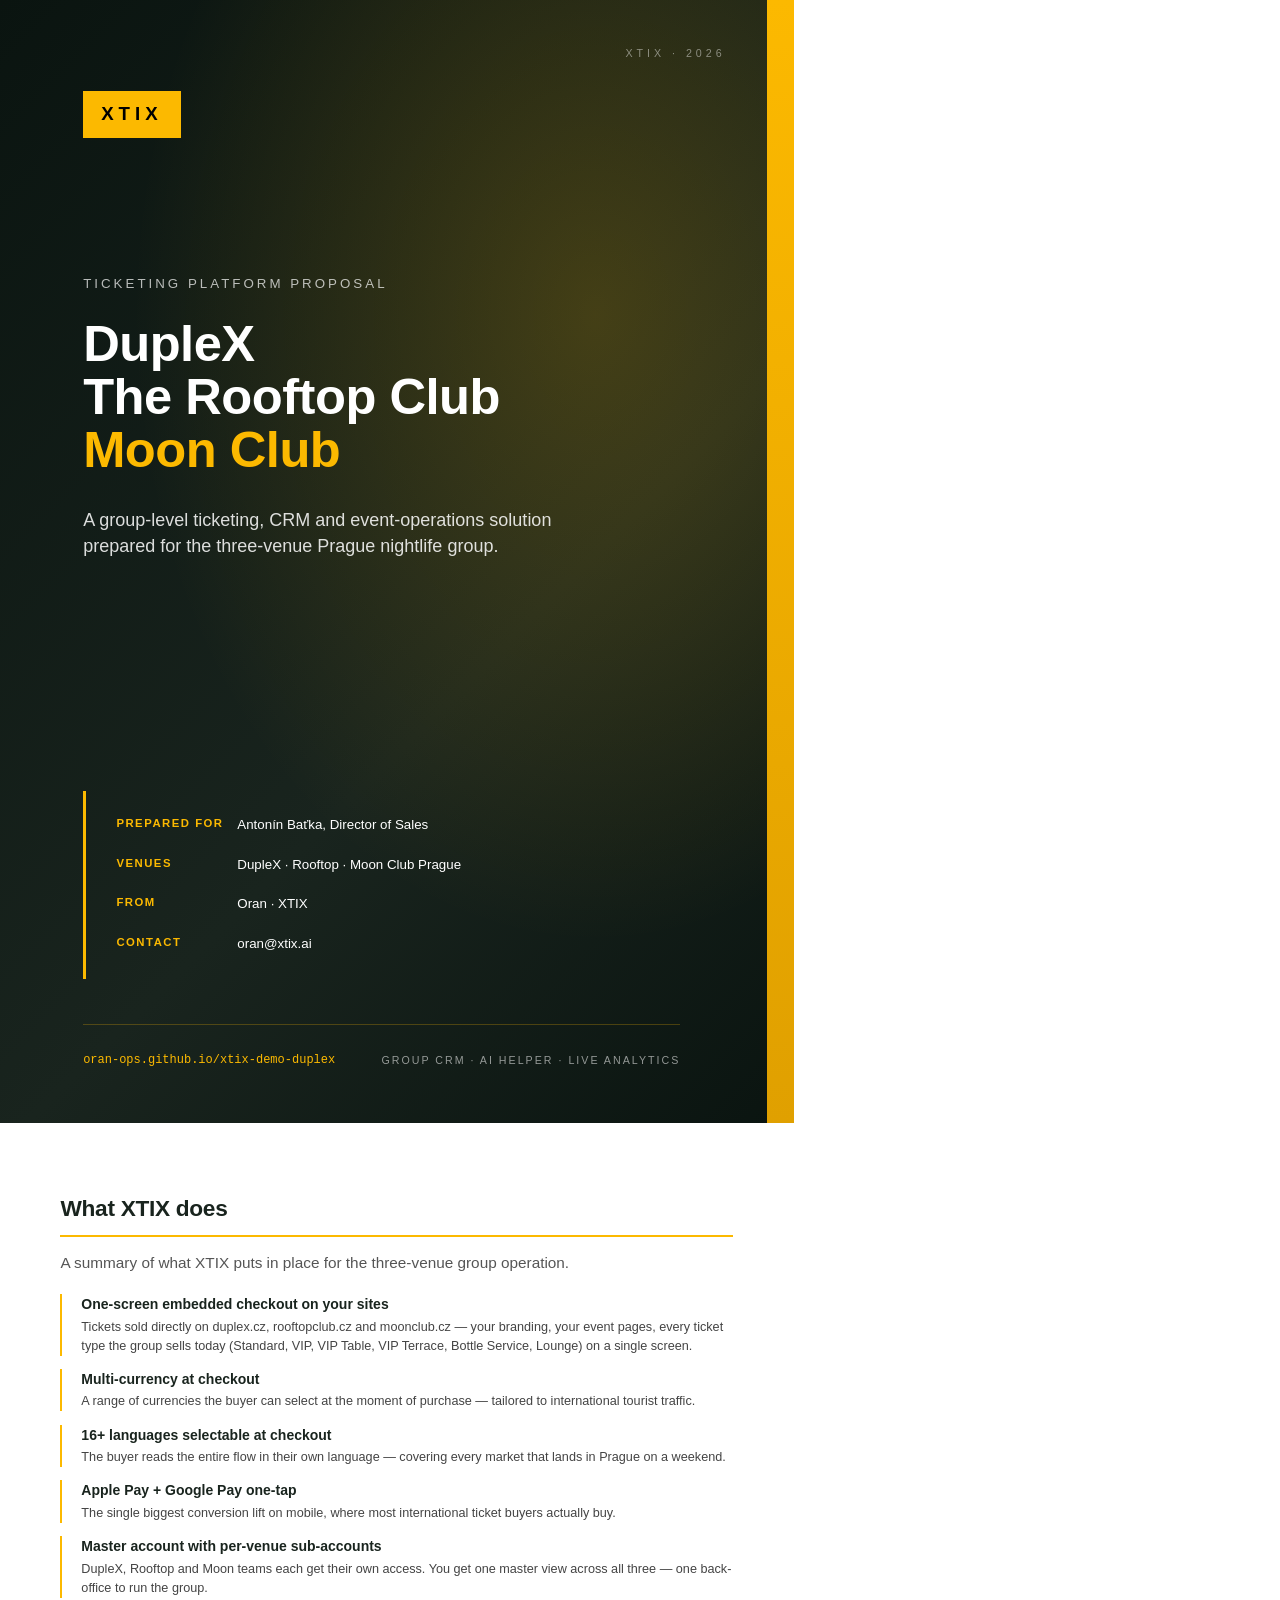
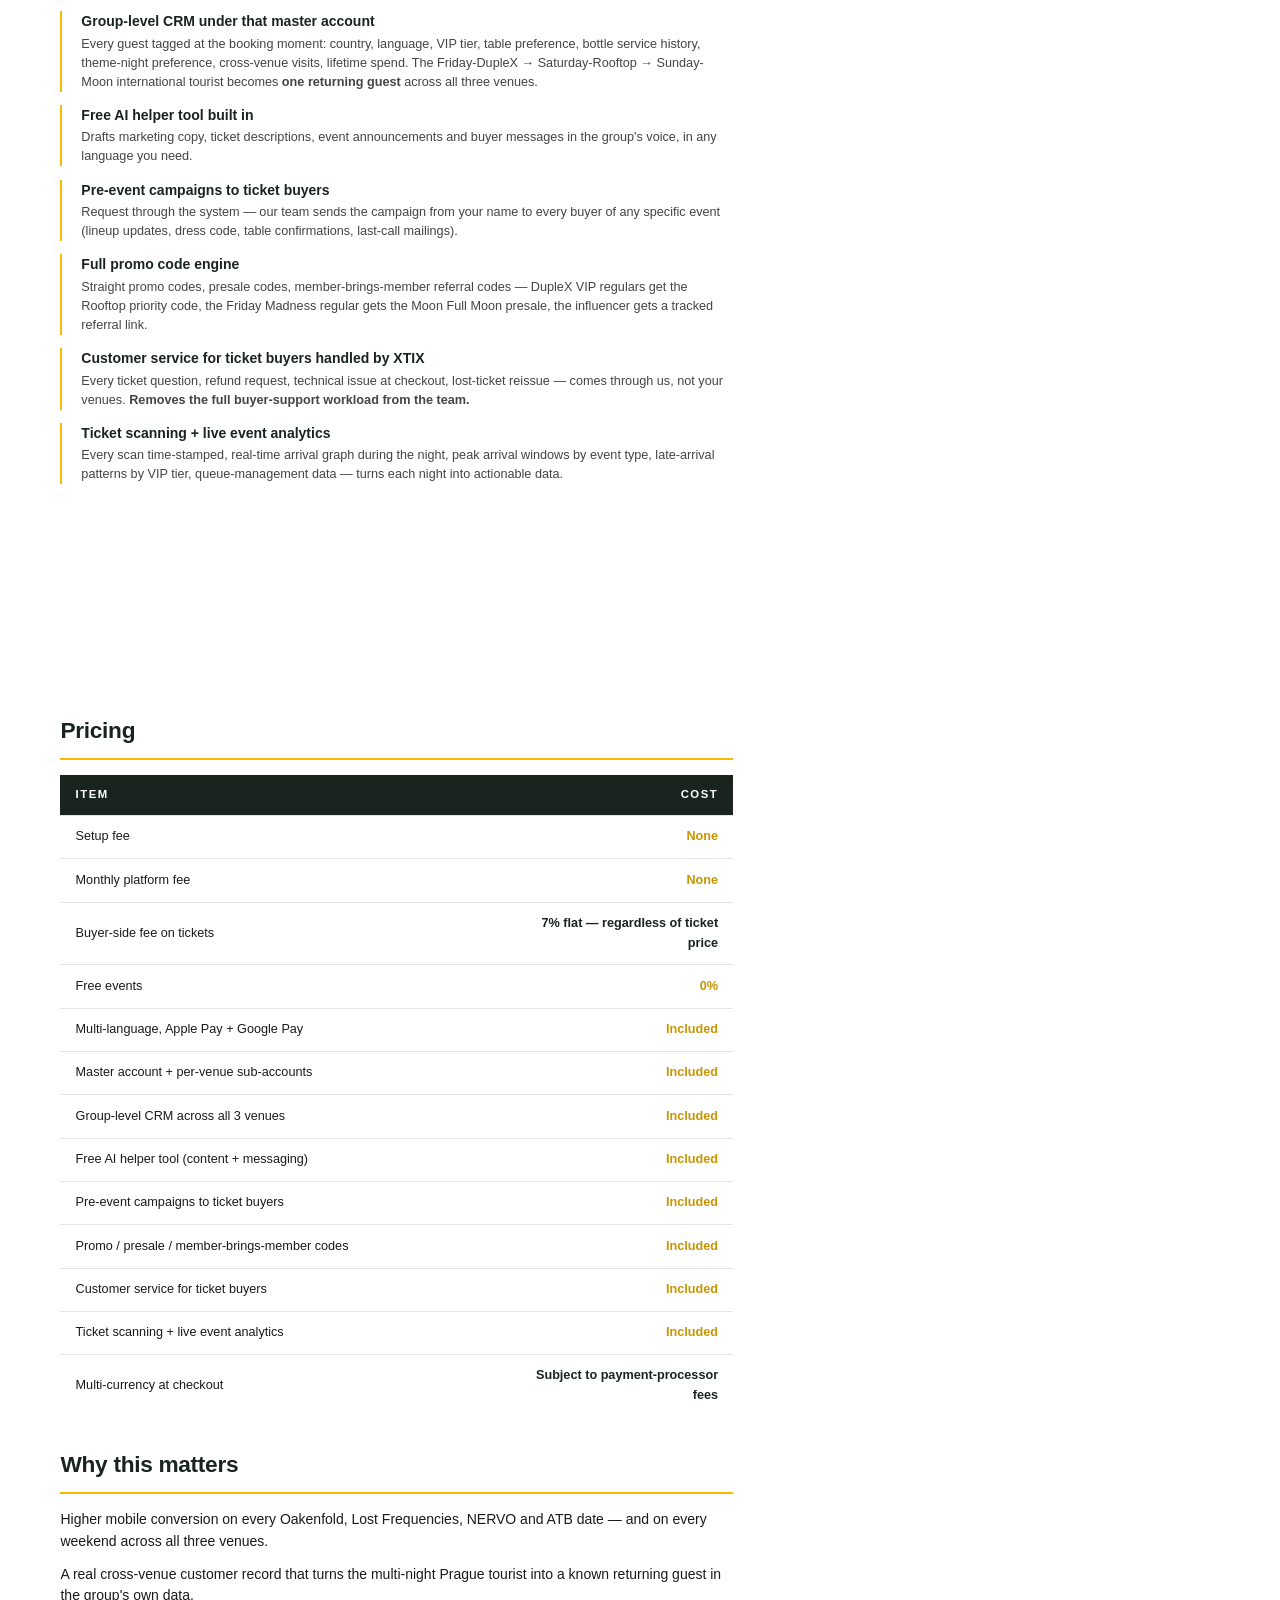
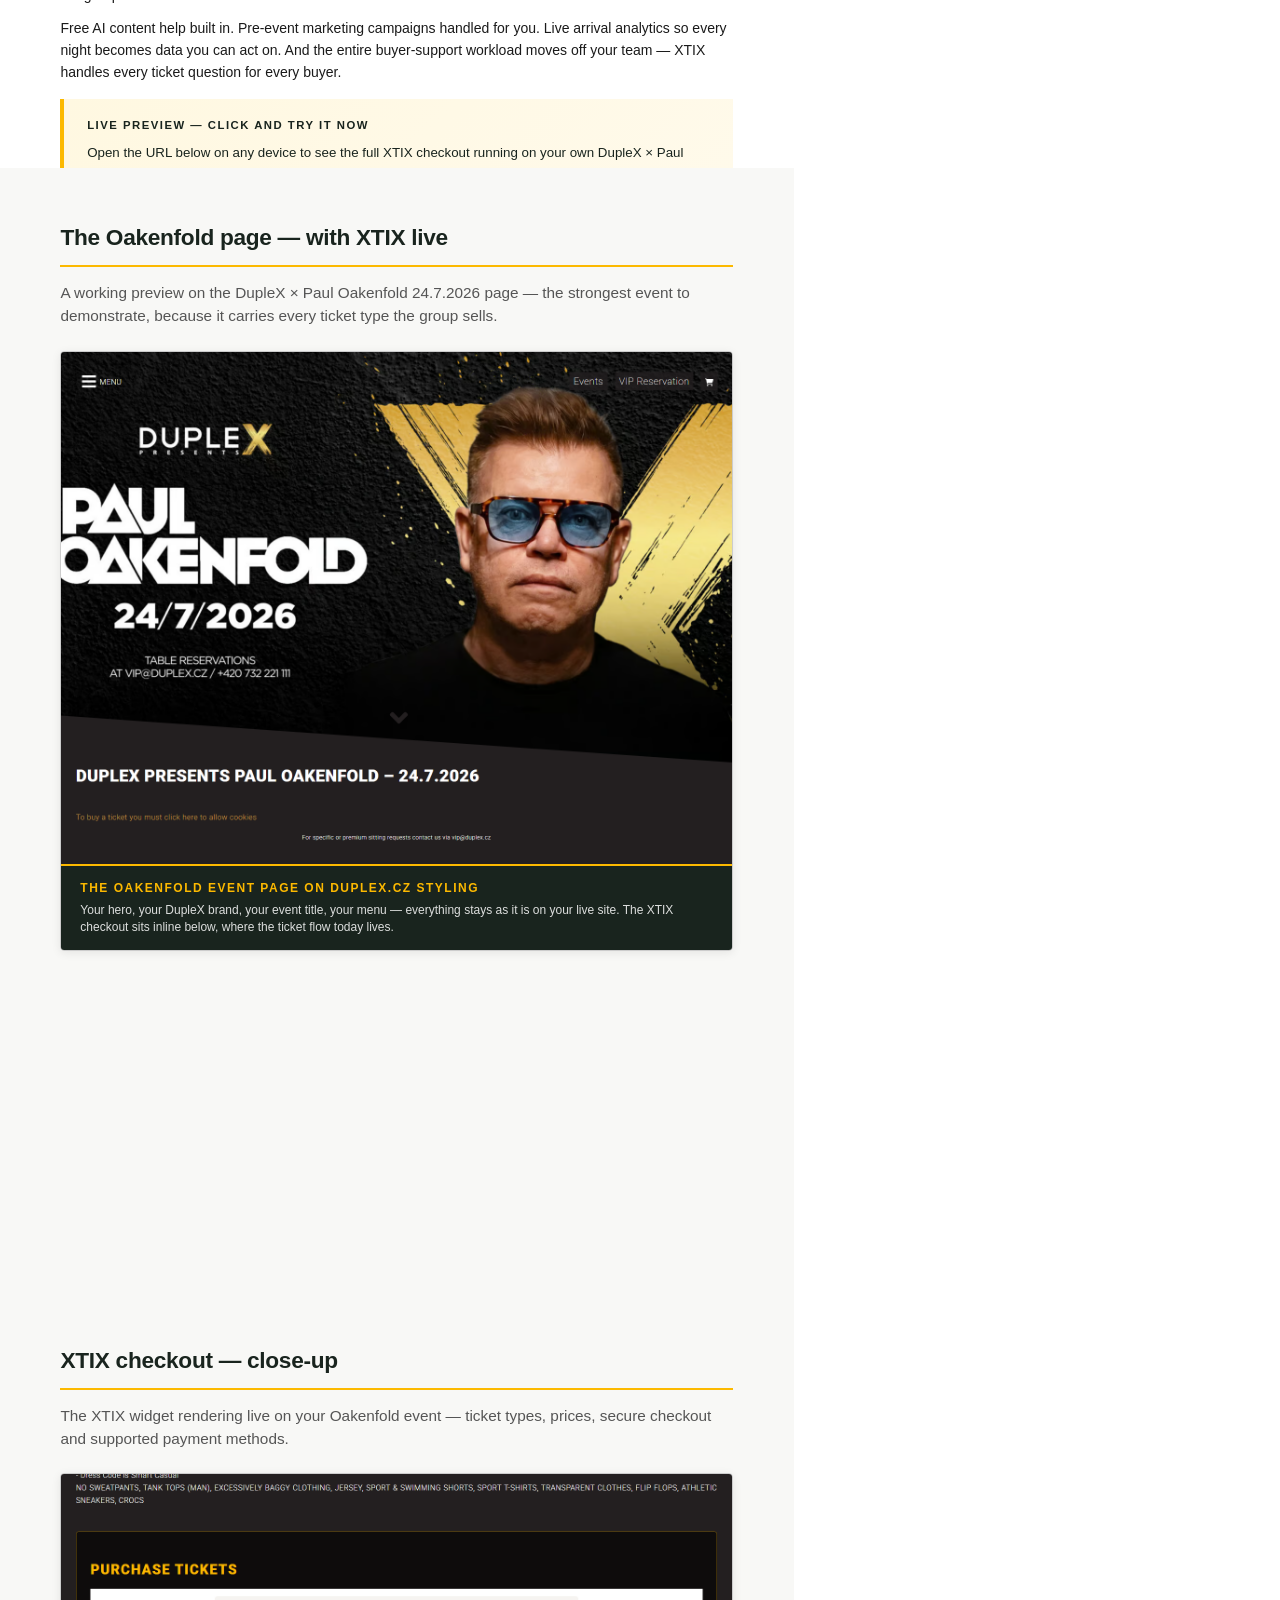
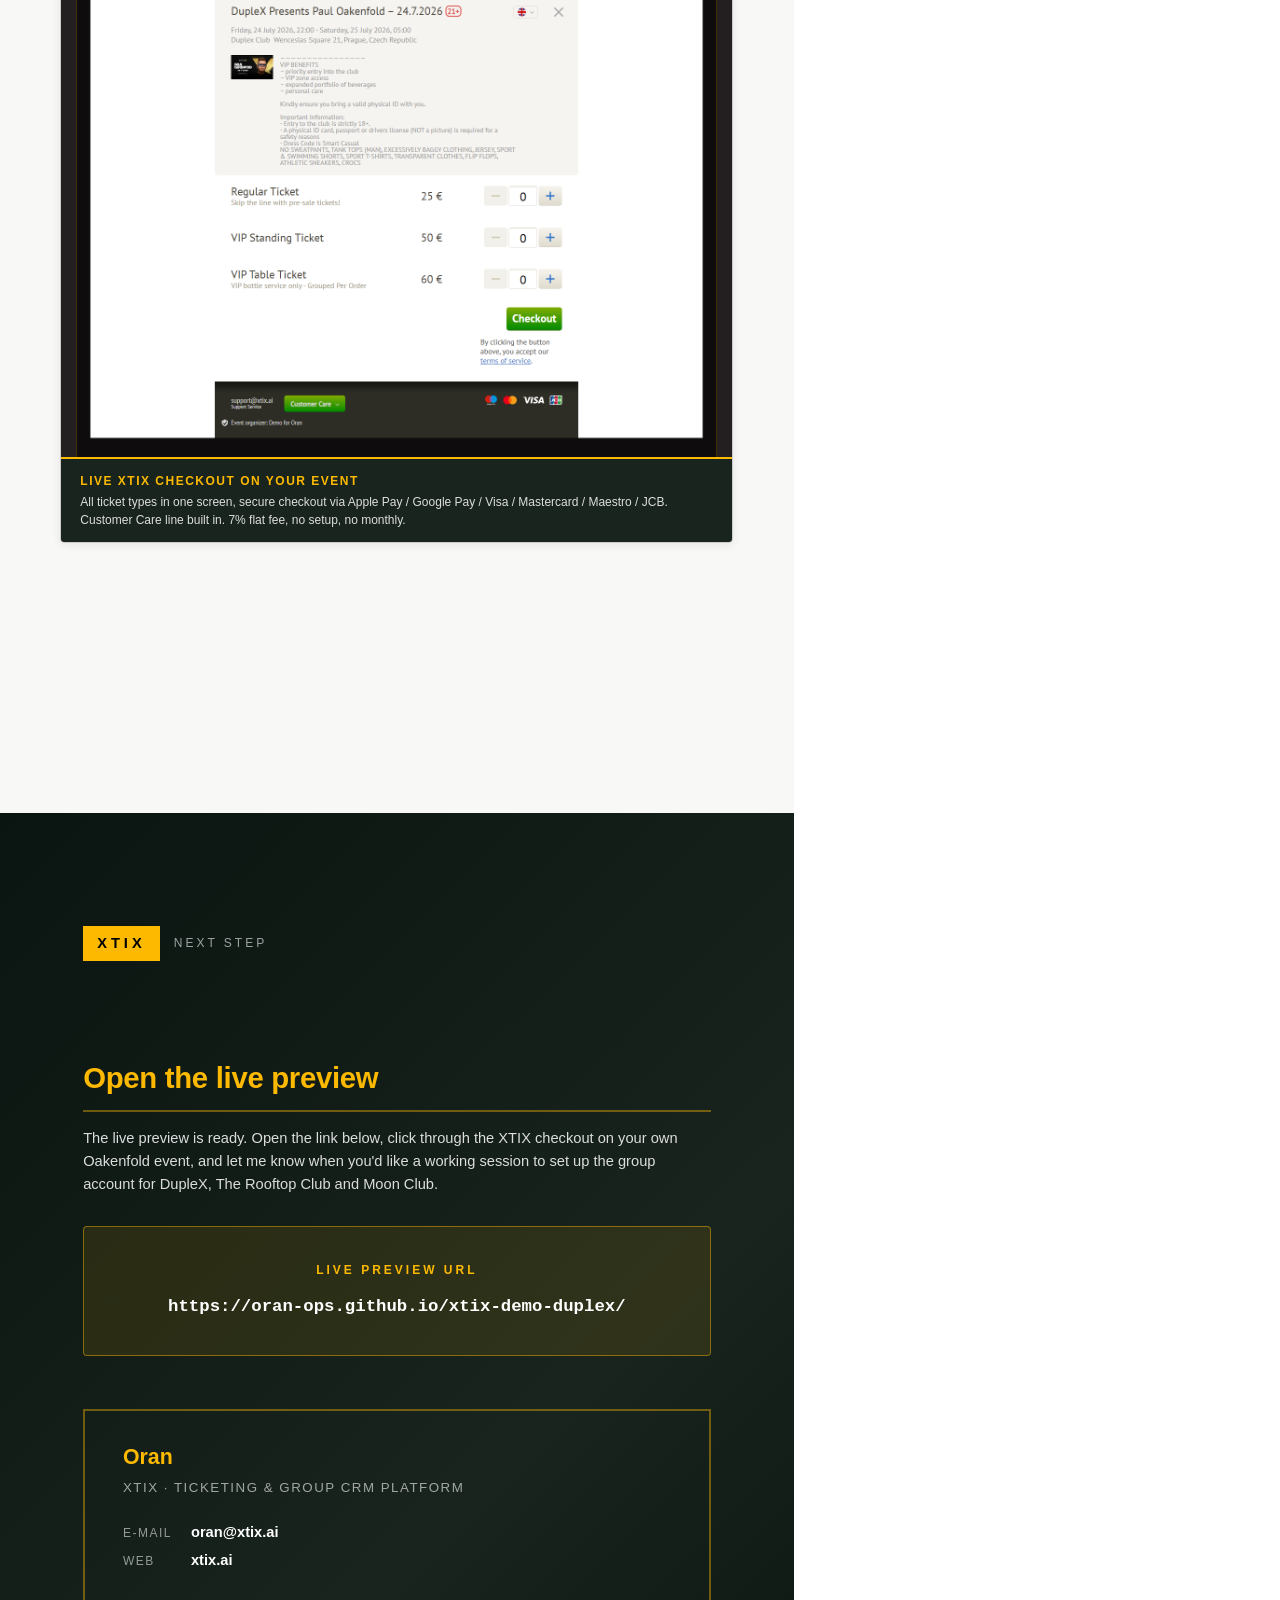
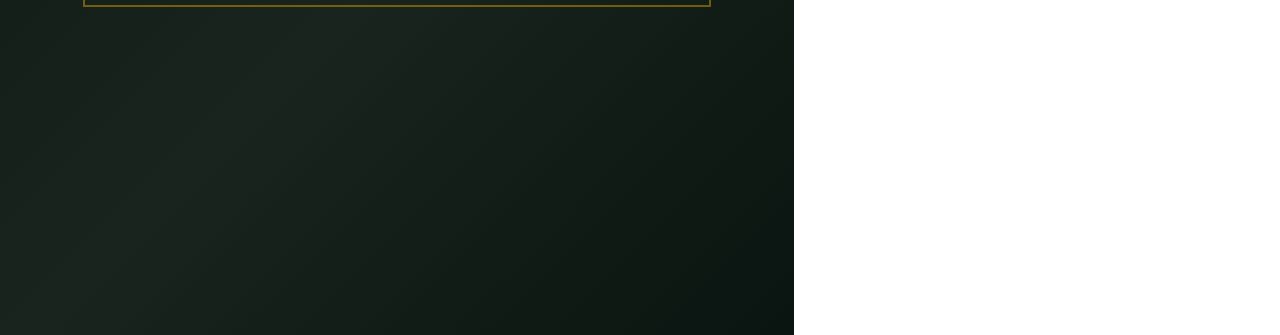
<file: xtix-demo-shots/proposal-pdf-source.html>
<!DOCTYPE html>
<html lang="en">
<head>
<meta charset="UTF-8">
<title>XTIX Proposal — DupleX + Rooftop + Moon Club</title>
<style>
@page { size: A4; margin: 0; }

* { box-sizing: border-box; margin: 0; padding: 0; }
html, body {
  font-family: 'Helvetica Neue', Arial, sans-serif;
  color: #1a1a1a;
  line-height: 1.55;
  -webkit-print-color-adjust: exact;
  print-color-adjust: exact;
  background: #fff;
  font-size: 11pt;
}

/* ───── Each page is exactly A4 ───── */
.page {
  width: 210mm;
  height: 297mm;
  page-break-after: always;
  position: relative;
  overflow: hidden;
}
.page:last-child { page-break-after: avoid; }
.page.dark { background: linear-gradient(135deg, #0a1410 0%, #19241e 60%, #0a1410 100%); color: #fff; }
.page.cream { background: #f8f8f6; }
.page-inner { padding: 18mm 16mm; height: 100%; }
.page-inner.tight { padding: 14mm 16mm; }

/* ───── COVER ───── */
.cover {
  padding: 24mm 22mm 22mm;
  position: relative;
  background:
    radial-gradient(ellipse at 75% 28%, rgba(252,185,0,0.20) 0%, transparent 55%),
    linear-gradient(135deg, #0a1410 0%, #19241e 60%, #0a1410 100%);
  color: #fff;
  height: 297mm;
}
.cover::before {
  content: ""; position: absolute; right: 0; top: 0; bottom: 0; width: 7mm;
  background: linear-gradient(180deg, #fcb900 0%, #e0a000 100%);
}
.cover .corner-mark {
  position: absolute; top: 12mm; right: 18mm;
  font-size: 8pt; letter-spacing: 4px; opacity: 0.45;
  text-transform: uppercase;
}
.cover .brand {
  display: inline-block;
  background: #fcb900; color: #000;
  padding: 9px 18px; font-weight: 900;
  letter-spacing: 5px; font-size: 14pt;
}
.cover .kicker {
  font-size: 10pt; letter-spacing: 3px;
  text-transform: uppercase; opacity: 0.7;
  margin: 36mm 0 6mm;
}
.cover h1 {
  font-size: 38pt; font-weight: 900;
  line-height: 1.05; margin-bottom: 8mm;
  letter-spacing: -0.5px;
}
.cover h1 .accent { color: #fcb900; }
.cover .sub {
  font-size: 13.5pt; opacity: 0.85; margin-bottom: 22mm;
  font-weight: 300; max-width: 140mm; line-height: 1.45;
}
.cover .meta-box {
  border-left: 3px solid #fcb900;
  padding: 4mm 0 4mm 8mm;
  position: absolute; bottom: 38mm; left: 22mm;
  width: 130mm;
}
.cover .meta-box .row { display: flex; padding: 2.5mm 0; font-size: 10pt; }
.cover .meta-box .row .lbl {
  color: #fcb900; min-width: 32mm;
  text-transform: uppercase; letter-spacing: 1.5px;
  font-size: 8.5pt; font-weight: 700;
}
.cover .meta-box .row .val { color: #fff; }
.cover .footer-strip {
  position: absolute; bottom: 14mm; left: 22mm; right: 30mm;
  display: flex; justify-content: space-between; align-items: center;
  border-top: 1px solid rgba(252,185,0,0.25);
  padding-top: 7mm;
}
.cover .footer-strip .url {
  font-family: Consolas, monospace; font-size: 9pt; color: #fcb900;
}
.cover .footer-strip .tagline {
  font-size: 8pt; letter-spacing: 2px;
  text-transform: uppercase; opacity: 0.55;
}

/* ───── HEADINGS ───── */
h2 {
  font-size: 17pt; font-weight: 800;
  color: #19241e;
  margin: 0 0 4mm;
  padding-bottom: 2.5mm;
  border-bottom: 2px solid #fcb900;
  letter-spacing: -0.3px;
}
h2.dark-h { color: #fcb900; border-bottom-color: rgba(252,185,0,0.4); }
h2 + .lead { margin-bottom: 5mm; }

.lead { font-size: 11.5pt; color: #555; font-weight: 300; line-height: 1.5; }
p { margin-bottom: 3mm; }

/* ───── FEATURES ───── */
.feature {
  margin-bottom: 3.5mm; padding-left: 5mm;
  border-left: 2px solid #fcb900;
}
.feature .ft { font-weight: 700; color: #19241e; font-size: 10.5pt; margin-bottom: 0.5mm; }
.feature .fd { color: #444; font-size: 9.5pt; line-height: 1.5; }

/* ───── PRICING ───── */
table.pricing {
  width: 100%; border-collapse: collapse; margin: 0 0 6mm;
  font-size: 9.5pt;
}
table.pricing th, table.pricing td {
  padding: 3mm 4mm; text-align: left; border-bottom: 1px solid #e5e5e5;
}
table.pricing th {
  background: #19241e; color: #fff; font-weight: 700;
  text-transform: uppercase; letter-spacing: 1.5px; font-size: 8.5pt;
}
table.pricing td.cost { text-align: right; font-weight: 700; color: #19241e; }
table.pricing td.cost.free { color: #c89500; }
table.pricing tr:last-child td { border-bottom: none; }

/* ───── CALLOUTS ───── */
.callout {
  background: linear-gradient(135deg, #fff8e1 0%, #fffaeb 100%);
  border-left: 4px solid #fcb900;
  padding: 5mm 6mm; margin: 4mm 0 0;
  font-size: 10pt; color: #19241e;
}
.callout strong { color: #000; }
.callout .url-label {
  font-size: 8.5pt; text-transform: uppercase;
  letter-spacing: 1.5px; color: #19241e;
  margin-bottom: 2mm; display: block; font-weight: 700;
}
.callout .url-value {
  font-family: Consolas, monospace; font-size: 12pt;
  color: #19241e; font-weight: 700; word-break: break-all;
  margin-top: 2mm;
}

/* ───── SCREENSHOTS ───── */
.shot {
  margin: 0; border-radius: 4px; overflow: hidden;
  border: 1px solid #ccc;
  box-shadow: 0 2px 10px rgba(0,0,0,0.08);
}
.shot img { width: 100%; display: block; }
.shot .caption {
  background: #19241e; color: #fff;
  padding: 3.5mm 5mm;
  border-top: 2px solid #fcb900;
}
.shot .caption .title {
  text-transform: uppercase; letter-spacing: 1.5px; font-weight: 700;
  color: #fcb900; margin-bottom: 1mm; font-size: 9pt;
}
.shot .caption .desc {
  color: rgba(255,255,255,0.85); font-size: 9pt; line-height: 1.45;
}

/* ───── FINAL PAGE ───── */
.final .top-stripe {
  display: flex; align-items: center; gap: 14px; margin-bottom: 25mm;
}
.final .top-stripe .brand-pill {
  background: #fcb900; color: #000;
  padding: 6px 14px; font-weight: 900;
  letter-spacing: 4px; font-size: 11pt;
}
.final .top-stripe .label {
  font-size: 9pt; letter-spacing: 3px;
  text-transform: uppercase; opacity: 0.6;
}
.final .big-url {
  background: rgba(252,185,0,0.10);
  border: 1px solid rgba(252,185,0,0.45);
  border-radius: 4px;
  padding: 9mm 10mm;
  margin: 8mm 0 14mm;
  text-align: center;
}
.final .big-url .lbl {
  font-size: 9pt; letter-spacing: 3px;
  text-transform: uppercase; color: #fcb900;
  margin-bottom: 4mm; font-weight: 700;
}
.final .big-url .val {
  font-family: Consolas, monospace;
  font-size: 13pt; color: #fff;
  font-weight: 700; word-break: break-all;
}
.final .contact-block {
  border: 2px solid rgba(252,185,0,0.4);
  padding: 8mm 10mm;
}
.final .contact-block .who {
  font-size: 16pt; font-weight: 900;
  color: #fcb900; margin-bottom: 1mm;
}
.final .contact-block .role {
  font-size: 10pt; letter-spacing: 1.5px;
  text-transform: uppercase; color: rgba(255,255,255,0.6);
  margin-bottom: 5mm;
}
.final .contact-block .lines { font-size: 11pt; line-height: 1.95; }
.final .contact-block .lines .l-lbl {
  display: inline-block; width: 18mm;
  color: rgba(255,255,255,0.55);
  text-transform: uppercase; font-size: 9pt; letter-spacing: 1.5px;
}
.final .contact-block .lines .l-val { color: #fff; font-weight: 600; }
.final p { color: rgba(255,255,255,0.85); font-size: 11pt; }
.final h2 { font-size: 22pt; }
</style>
</head>
<body>

<!-- =================== PAGE 1: COVER =================== -->
<section class="page">
  <div class="cover">
    <div class="corner-mark">XTIX &middot; 2026</div>
    <div class="brand">XTIX</div>
    <div class="kicker">Ticketing platform proposal</div>
    <h1>DupleX<br>The Rooftop Club<br><span class="accent">Moon Club</span></h1>
    <div class="sub">A group-level ticketing, CRM and event-operations solution prepared for the three-venue Prague nightlife group.</div>
    <div class="meta-box">
      <div class="row"><div class="lbl">Prepared for</div><div class="val">Antonín Baťka, Director of Sales</div></div>
      <div class="row"><div class="lbl">Venues</div><div class="val">DupleX &middot; Rooftop &middot; Moon Club Prague</div></div>
      <div class="row"><div class="lbl">From</div><div class="val">Oran &middot; XTIX</div></div>
      <div class="row"><div class="lbl">Contact</div><div class="val">oran@xtix.ai</div></div>
    </div>
    <div class="footer-strip">
      <div class="url">oran-ops.github.io/xtix-demo-duplex</div>
      <div class="tagline">Group CRM &middot; AI helper &middot; Live analytics</div>
    </div>
  </div>
</section>

<!-- =================== PAGE 2: WHAT XTIX DOES =================== -->
<section class="page">
  <div class="page-inner">
    <h2>What XTIX does</h2>
    <p class="lead">A summary of what XTIX puts in place for the three-venue group operation.</p>

    <div class="feature"><div class="ft">One-screen embedded checkout on your sites</div><div class="fd">Tickets sold directly on duplex.cz, rooftopclub.cz and moonclub.cz &mdash; your branding, your event pages, every ticket type the group sells today (Standard, VIP, VIP Table, VIP Terrace, Bottle Service, Lounge) on a single screen.</div></div>

    <div class="feature"><div class="ft">Multi-currency at checkout</div><div class="fd">A range of currencies the buyer can select at the moment of purchase &mdash; tailored to international tourist traffic.</div></div>

    <div class="feature"><div class="ft">16+ languages selectable at checkout</div><div class="fd">The buyer reads the entire flow in their own language &mdash; covering every market that lands in Prague on a weekend.</div></div>

    <div class="feature"><div class="ft">Apple Pay + Google Pay one-tap</div><div class="fd">The single biggest conversion lift on mobile, where most international ticket buyers actually buy.</div></div>

    <div class="feature"><div class="ft">Master account with per-venue sub-accounts</div><div class="fd">DupleX, Rooftop and Moon teams each get their own access. You get one master view across all three &mdash; one back-office to run the group.</div></div>

    <div class="feature"><div class="ft">Group-level CRM under that master account</div><div class="fd">Every guest tagged at the booking moment: country, language, VIP tier, table preference, bottle service history, theme-night preference, cross-venue visits, lifetime spend. The Friday-DupleX → Saturday-Rooftop → Sunday-Moon international tourist becomes <strong>one returning guest</strong> across all three venues.</div></div>

    <div class="feature"><div class="ft">Free AI helper tool built in</div><div class="fd">Drafts marketing copy, ticket descriptions, event announcements and buyer messages in the group's voice, in any language you need.</div></div>

    <div class="feature"><div class="ft">Pre-event campaigns to ticket buyers</div><div class="fd">Request through the system &mdash; our team sends the campaign from your name to every buyer of any specific event (lineup updates, dress code, table confirmations, last-call mailings).</div></div>

    <div class="feature"><div class="ft">Full promo code engine</div><div class="fd">Straight promo codes, presale codes, member-brings-member referral codes &mdash; DupleX VIP regulars get the Rooftop priority code, the Friday Madness regular gets the Moon Full Moon presale, the influencer gets a tracked referral link.</div></div>

    <div class="feature"><div class="ft">Customer service for ticket buyers handled by XTIX</div><div class="fd">Every ticket question, refund request, technical issue at checkout, lost-ticket reissue &mdash; comes through us, not your venues. <strong>Removes the full buyer-support workload from the team.</strong></div></div>

    <div class="feature"><div class="ft">Ticket scanning + live event analytics</div><div class="fd">Every scan time-stamped, real-time arrival graph during the night, peak arrival windows by event type, late-arrival patterns by VIP tier, queue-management data &mdash; turns each night into actionable data.</div></div>
  </div>
</section>

<!-- =================== PAGE 3: PRICING + VALUE =================== -->
<section class="page">
  <div class="page-inner">
    <h2>Pricing</h2>
    <table class="pricing">
      <tr><th style="width:65%">Item</th><th style="text-align:right">Cost</th></tr>
      <tr><td>Setup fee</td><td class="cost free">None</td></tr>
      <tr><td>Monthly platform fee</td><td class="cost free">None</td></tr>
      <tr><td>Buyer-side fee on tickets</td><td class="cost"><strong>7% flat</strong> &mdash; regardless of ticket price</td></tr>
      <tr><td>Free events</td><td class="cost free">0%</td></tr>
      <tr><td>Multi-language, Apple Pay + Google Pay</td><td class="cost free">Included</td></tr>
      <tr><td>Master account + per-venue sub-accounts</td><td class="cost free">Included</td></tr>
      <tr><td>Group-level CRM across all 3 venues</td><td class="cost free">Included</td></tr>
      <tr><td>Free AI helper tool (content + messaging)</td><td class="cost free">Included</td></tr>
      <tr><td>Pre-event campaigns to ticket buyers</td><td class="cost free">Included</td></tr>
      <tr><td>Promo / presale / member-brings-member codes</td><td class="cost free">Included</td></tr>
      <tr><td>Customer service for ticket buyers</td><td class="cost free">Included</td></tr>
      <tr><td>Ticket scanning + live event analytics</td><td class="cost free">Included</td></tr>
      <tr><td>Multi-currency at checkout</td><td class="cost">Subject to payment-processor fees</td></tr>
    </table>

    <h2 style="margin-top:8mm">Why this matters</h2>
    <p style="font-size:10.5pt">Higher mobile conversion on every Oakenfold, Lost Frequencies, NERVO and ATB date &mdash; and on every weekend across all three venues.</p>
    <p style="font-size:10.5pt">A real cross-venue customer record that turns the multi-night Prague tourist into a known returning guest in the group's own data.</p>
    <p style="font-size:10.5pt">Free AI content help built in. Pre-event marketing campaigns handled for you. Live arrival analytics so every night becomes data you can act on. And the entire buyer-support workload moves off your team &mdash; XTIX handles every ticket question for every buyer.</p>

    <div class="callout">
      <span class="url-label">Live preview &mdash; click and try it now</span>
      Open the URL below on any device to see the full XTIX checkout running on your own DupleX × Paul Oakenfold 24.7.2026 event page.
      <div class="url-value">https://oran-ops.github.io/xtix-demo-duplex/</div>
    </div>
  </div>
</section>

<!-- =================== PAGE 4: VISUAL — FULL PAGE =================== -->
<section class="page cream">
  <div class="page-inner tight">
    <h2>The Oakenfold page &mdash; with XTIX live</h2>
    <p class="lead" style="margin-bottom:6mm">A working preview on the DupleX × Paul Oakenfold 24.7.2026 page &mdash; the strongest event to demonstrate, because it carries every ticket type the group sells.</p>

    <div class="shot">
      <img src="C1-page-top.png" alt="DupleX Oakenfold page header with hero image">
      <div class="caption">
        <div class="title">The Oakenfold event page on duplex.cz styling</div>
        <div class="desc">Your hero, your DupleX brand, your event title, your menu &mdash; everything stays as it is on your live site. The XTIX checkout sits inline below, where the ticket flow today lives.</div>
      </div>
    </div>
  </div>
</section>

<!-- =================== PAGE 5: VISUAL — WIDGET CLOSE-UP =================== -->
<section class="page cream">
  <div class="page-inner tight">
    <h2>XTIX checkout &mdash; close-up</h2>
    <p class="lead" style="margin-bottom:6mm">The XTIX widget rendering live on your Oakenfold event &mdash; ticket types, prices, secure checkout and supported payment methods.</p>

    <div class="shot">
      <img src="C2-widget-area.png" alt="XTIX widget close-up showing ticket types and checkout">
      <div class="caption">
        <div class="title">Live XTIX checkout on your event</div>
        <div class="desc">All ticket types in one screen, secure checkout via Apple Pay / Google Pay / Visa / Mastercard / Maestro / JCB. Customer Care line built in. 7% flat fee, no setup, no monthly.</div>
      </div>
    </div>
  </div>
</section>

<!-- =================== PAGE 6: FINAL / CONTACT =================== -->
<section class="page dark final">
  <div class="page-inner" style="padding:30mm 22mm">
    <div class="top-stripe">
      <div class="brand-pill">XTIX</div>
      <div class="label">Next step</div>
    </div>
    <h2 class="dark-h">Open the live preview</h2>
    <p>The live preview is ready. Open the link below, click through the XTIX checkout on your own Oakenfold event, and let me know when you'd like a working session to set up the group account for DupleX, The Rooftop Club and Moon Club.</p>

    <div class="big-url">
      <div class="lbl">Live preview URL</div>
      <div class="val">https://oran-ops.github.io/xtix-demo-duplex/</div>
    </div>

    <div class="contact-block">
      <div class="who">Oran</div>
      <div class="role">XTIX &middot; Ticketing &amp; group CRM platform</div>
      <div class="lines">
        <div><span class="l-lbl">E-mail</span><span class="l-val">oran@xtix.ai</span></div>
        <div><span class="l-lbl">Web</span><span class="l-val">xtix.ai</span></div>
      </div>
    </div>
  </div>
</section>

</body>
</html>
</file>
